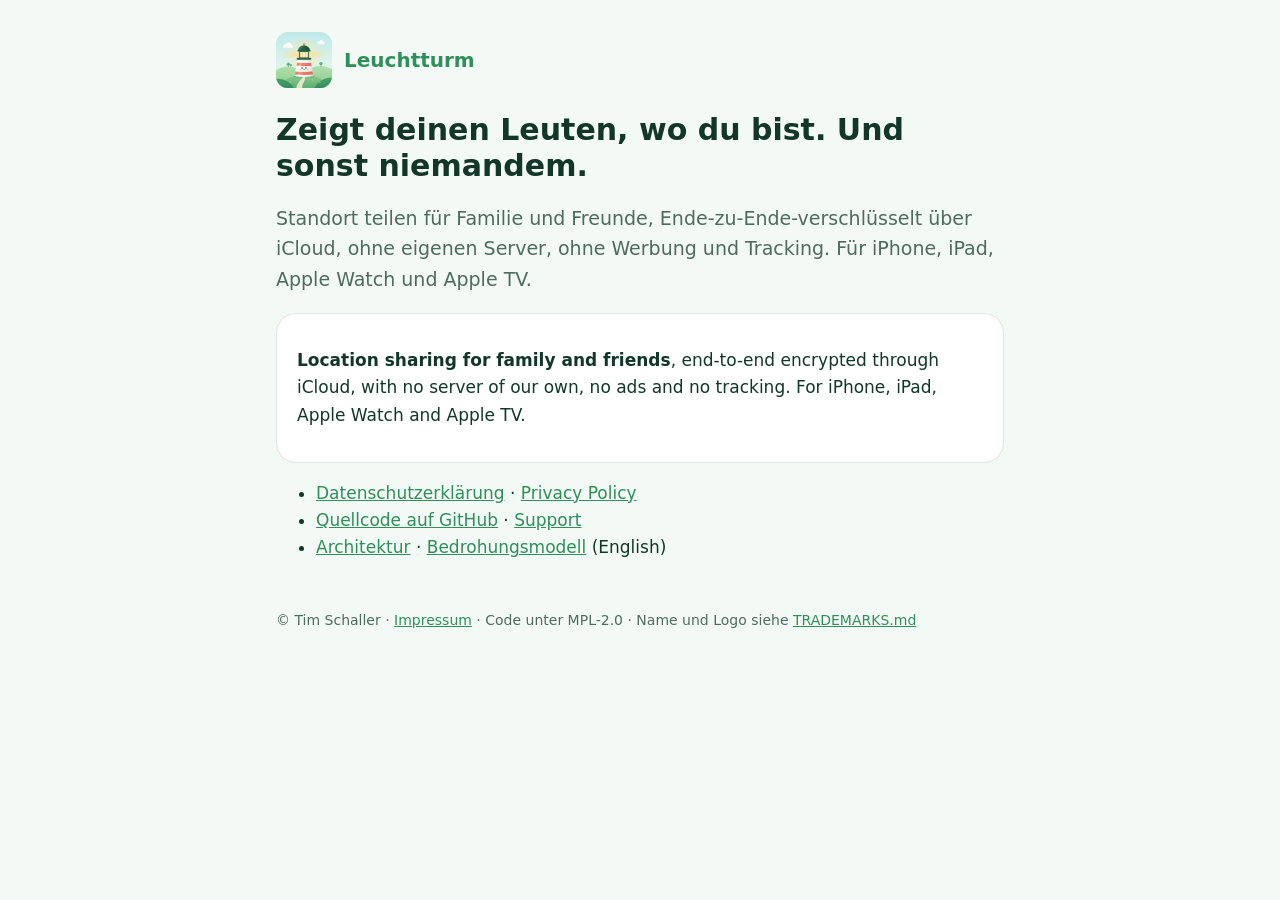
<file: docs/index.html>
<!doctype html>
<html lang="de">
<head>
  <meta charset="utf-8">
  <meta name="viewport" content="width=device-width, initial-scale=1">
  <title>Leuchtturm</title>
  <link rel="icon" href="assets/icon.svg">
  <link rel="stylesheet" href="assets/page.css">
</head>
<body>
<main>
  <header>
    <img src="assets/icon.svg" alt="" width="56" height="56">
    <a href="./">Leuchtturm</a>
  </header>
  <h1>Zeigt deinen Leuten, wo du bist. Und sonst niemandem.</h1>
  <p class="lead">Standort teilen für Familie und Freunde, Ende-zu-Ende-verschlüsselt über iCloud, ohne eigenen Server, ohne Werbung und Tracking. Für iPhone, iPad, Apple Watch und Apple TV.</p>
  <div class="box">
    <p lang="en"><strong>Location sharing for family and friends</strong>, end-to-end encrypted through iCloud, with no server of our own, no ads and no tracking. For iPhone, iPad, Apple Watch and Apple TV.</p>
  </div>
  <ul>
    <li><a href="privacy/">Datenschutzerklärung</a> · <a href="privacy/en.html" lang="en">Privacy Policy</a></li>
    <li><a href="https://github.com/Tim-Schaller/Leuchtturm">Quellcode auf GitHub</a> · <a href="https://github.com/Tim-Schaller/Leuchtturm/issues" lang="en">Support</a></li>
    <li><a href="https://github.com/Tim-Schaller/Leuchtturm/blob/main/docs/ARCHITECTURE.md">Architektur</a> · <a href="https://github.com/Tim-Schaller/Leuchtturm/blob/main/docs/THREAT_MODEL.md">Bedrohungsmodell</a> (English)</li>
  </ul>
  <footer>© Tim Schaller · <a href="https://www.timschaller.de/impressum/">Impressum</a> · Code unter MPL-2.0 · Name und Logo siehe <a href="https://github.com/Tim-Schaller/Leuchtturm/blob/main/TRADEMARKS.md">TRADEMARKS.md</a></footer>
</main>
</body>
</html>
</file>
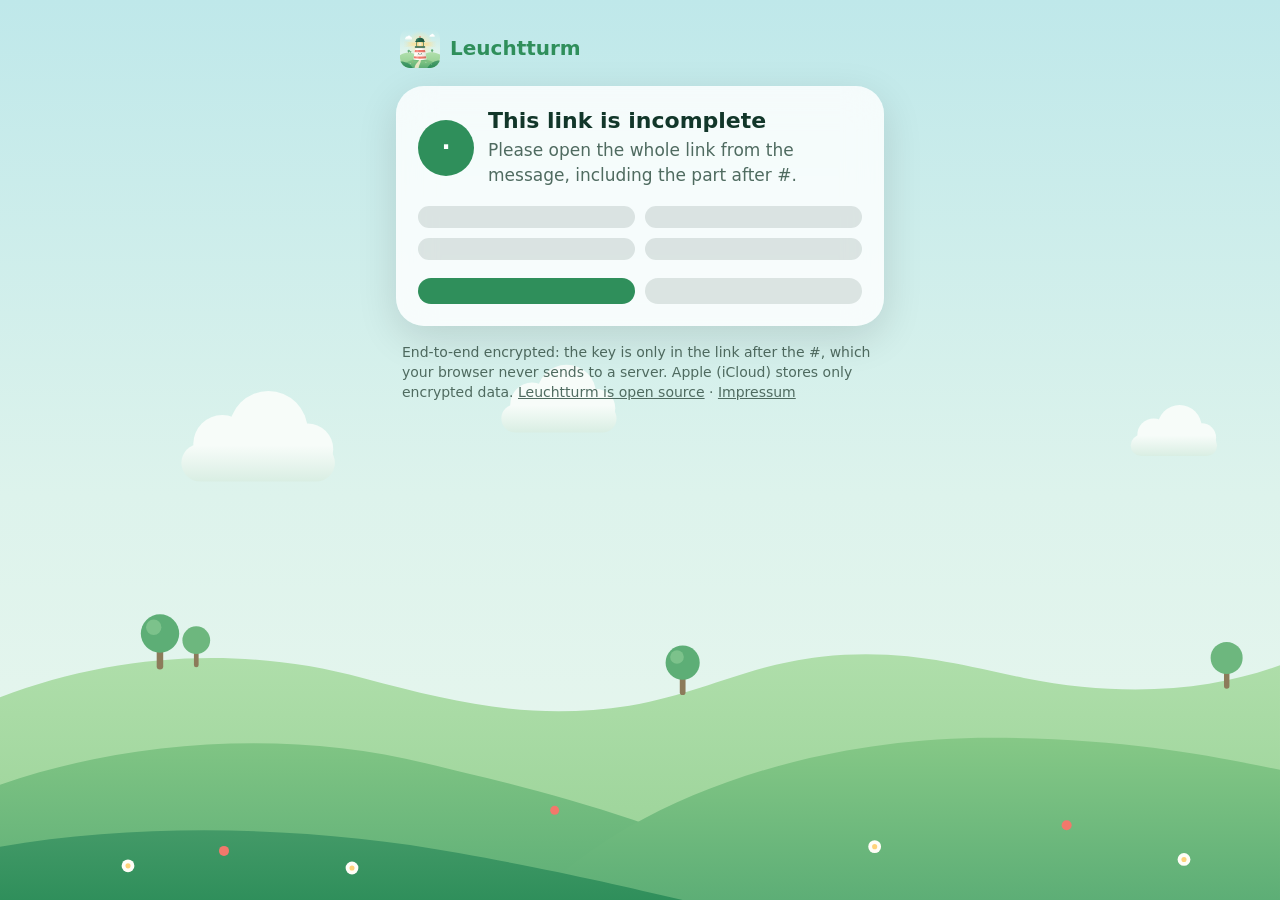
<file: docs/live/index.html>
<!doctype html>
<html lang="de">
<head>
  <meta charset="utf-8">
  <meta name="viewport" content="width=device-width, initial-scale=1, viewport-fit=cover">
  <meta name="referrer" content="no-referrer">
  <meta name="robots" content="noindex, nofollow">
  <meta http-equiv="Content-Security-Policy" content="default-src 'none'; base-uri 'none'; form-action 'none'; script-src 'self' https://cdn.apple-mapkit.com; connect-src https://api.apple-cloudkit.com https://*.apple-mapkit.com https://*.apple.com; img-src 'self' data: blob: https://*.apple-mapkit.com https://*.apple.com; style-src 'self' 'unsafe-inline'; font-src https://*.apple-mapkit.com; worker-src blob:">
  <title>Leuchtturm · Live</title>
  <link rel="icon" href="../assets/icon.svg">
  <link rel="stylesheet" href="live.css">
</head>
<body>
  <main>
    <header>
      <img src="../assets/icon.svg" alt="" width="40" height="40">
      <span>Leuchtturm</span>
    </header>
    <section class="card" aria-live="polite">
      <div class="person">
        <div class="avatar" id="avatar" aria-hidden="true">·</div>
        <div>
          <h1 id="title">Einen Moment …</h1>
          <p id="subtitle"></p>
        </div>
      </div>
      <div id="map" hidden></div>
      <dl id="facts" hidden>
        <div><dt id="updated-label"></dt><dd id="updated"></dd></div>
        <div><dt id="accuracy-label"></dt><dd id="accuracy"></dd></div>
        <div id="battery-row"><dt id="battery-label"></dt><dd id="battery"></dd></div>
        <div><dt id="expires-label"></dt><dd id="expires"></dd></div>
      </dl>
      <div class="actions" id="actions" hidden>
        <a id="open" class="button primary" rel="noopener noreferrer" target="_blank"></a>
        <a id="route" class="button" rel="noopener noreferrer" target="_blank"></a>
      </div>
    </section>
    <p class="note" id="note"></p>
  </main>
  <script type="module" src="live.js"></script>
</body>
</html>
</file>
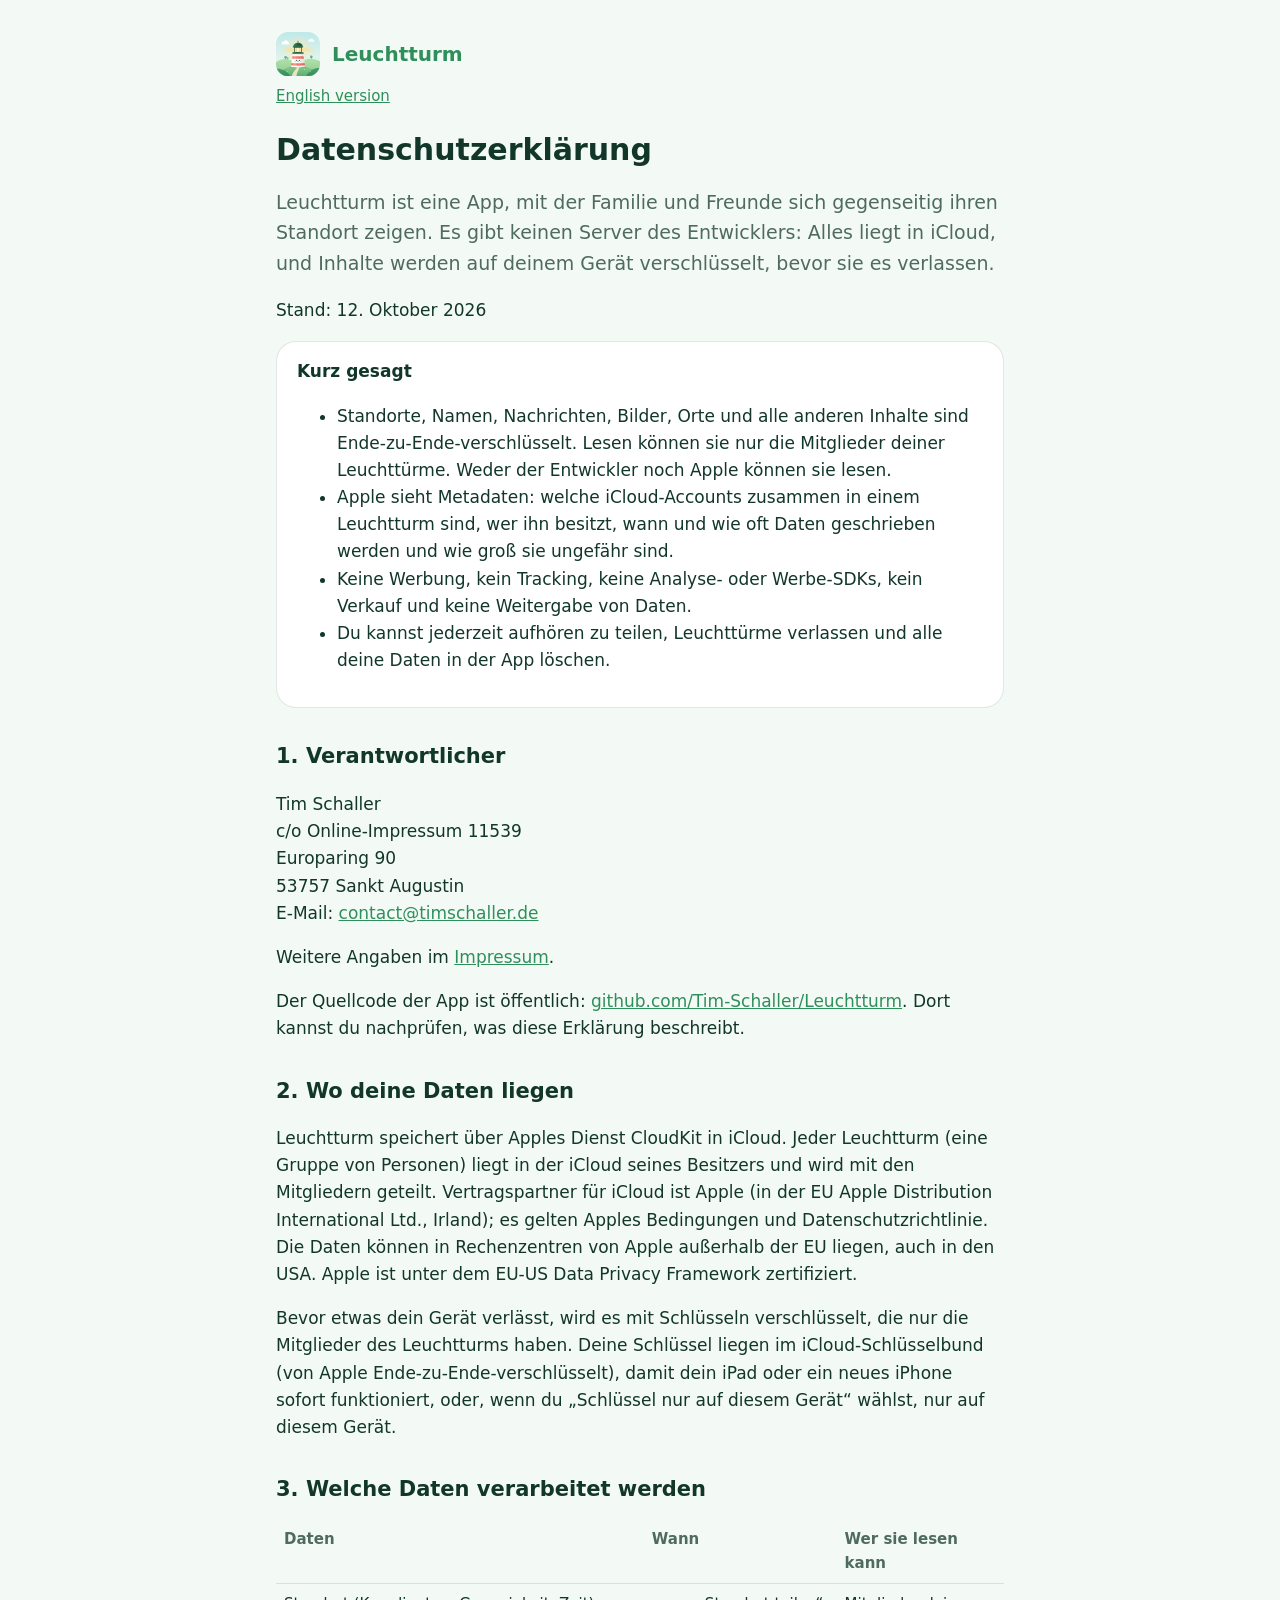
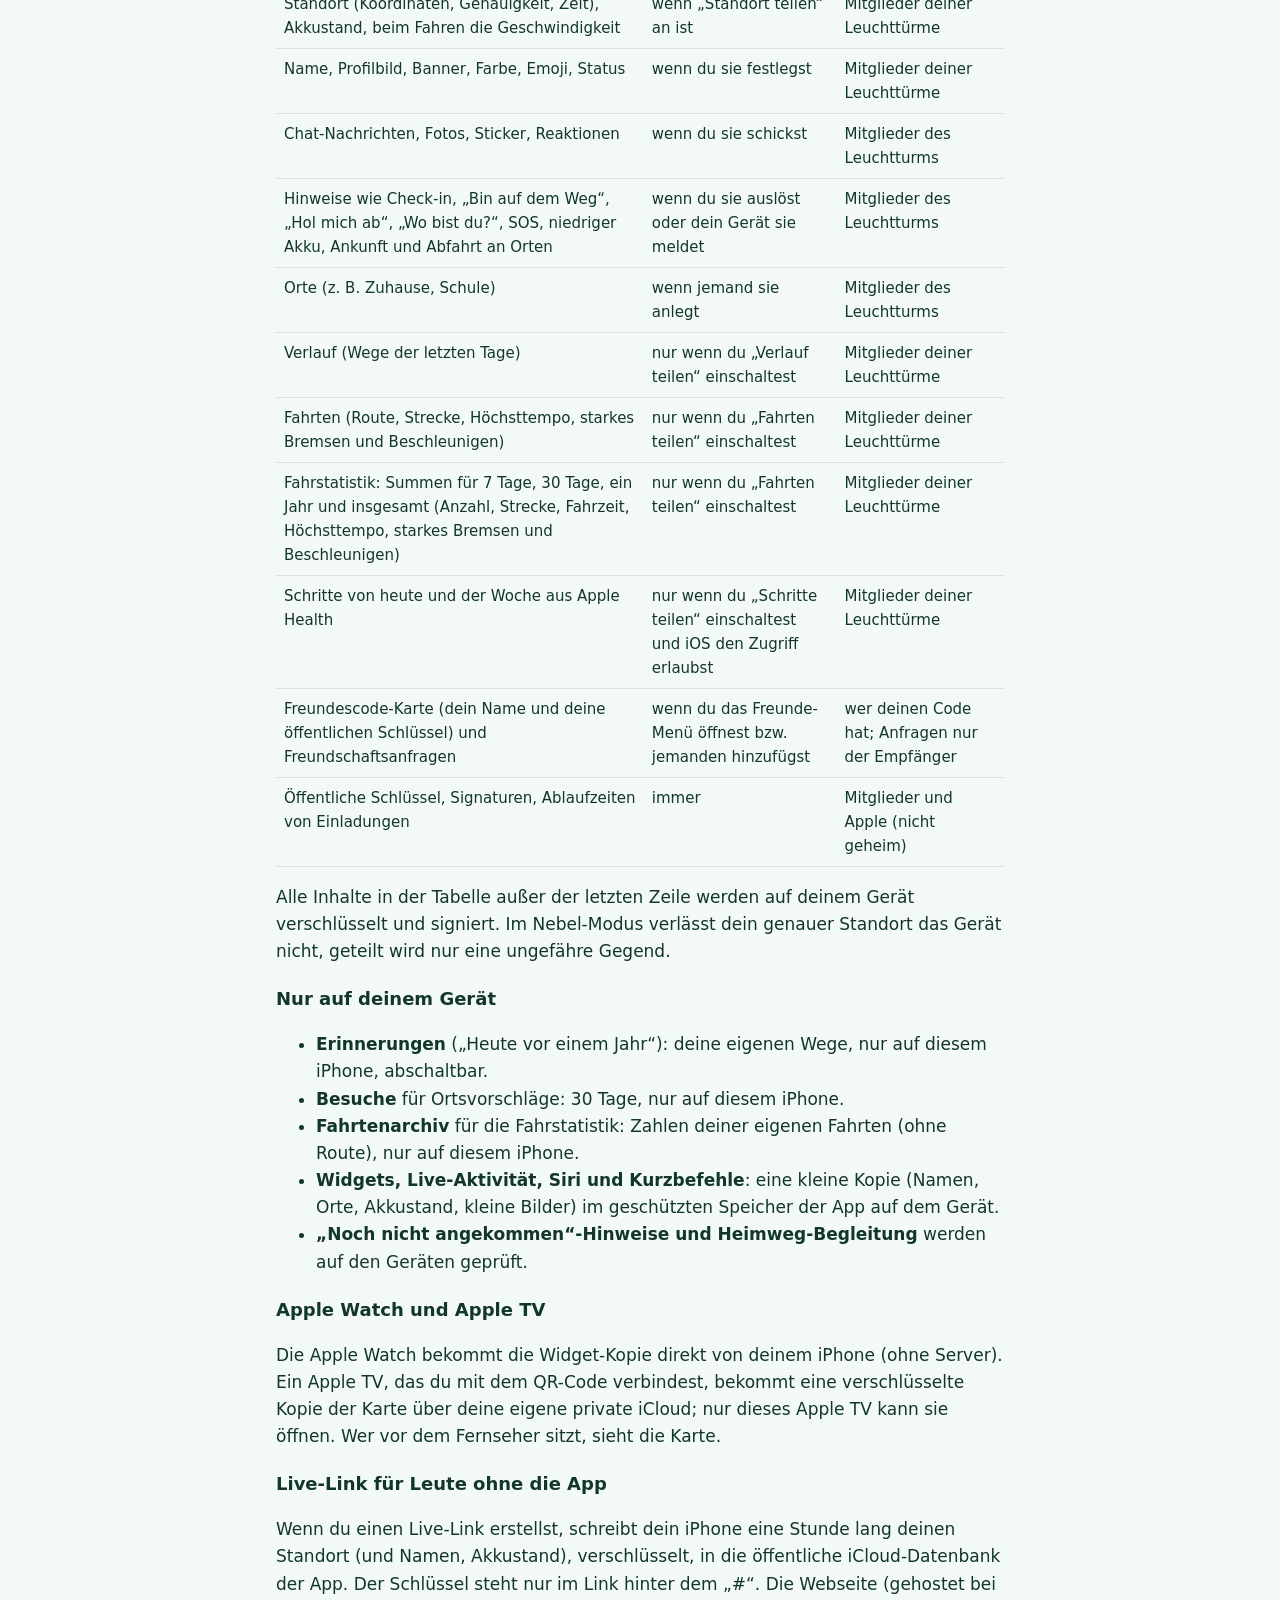
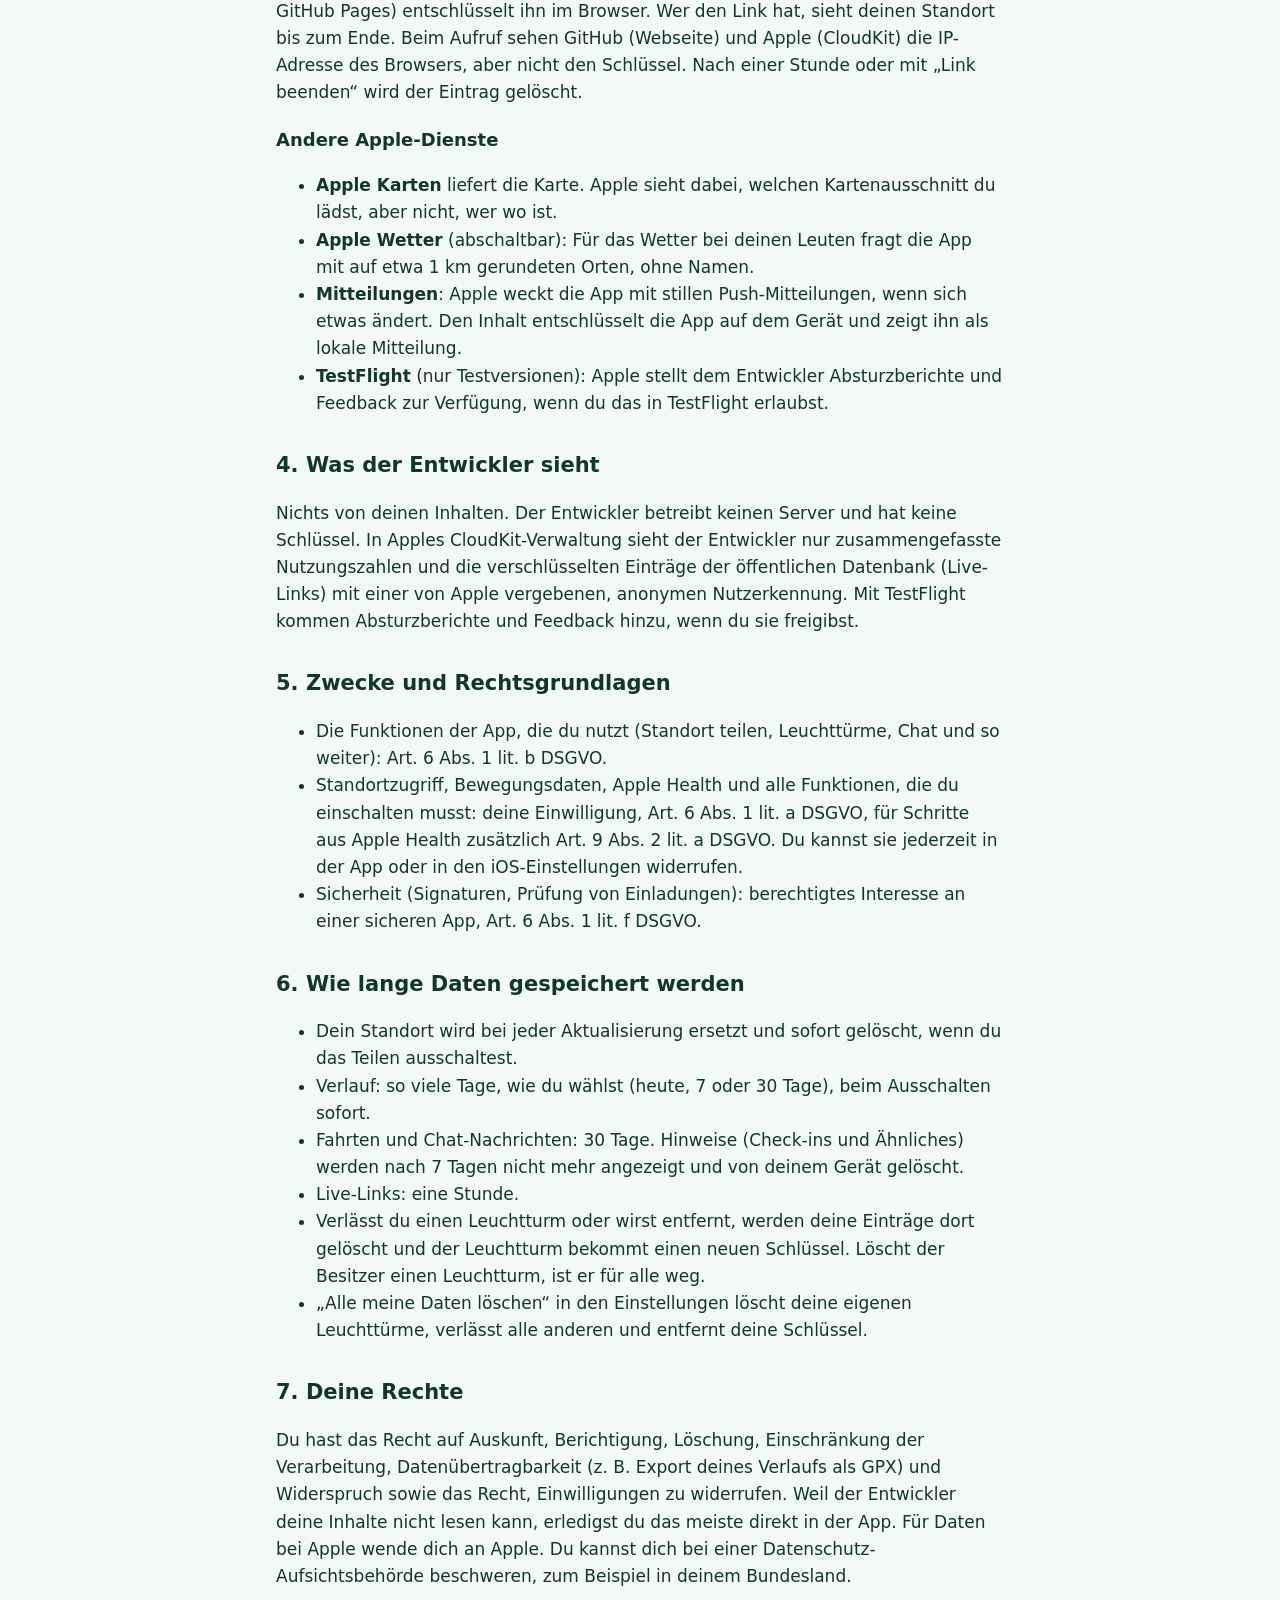
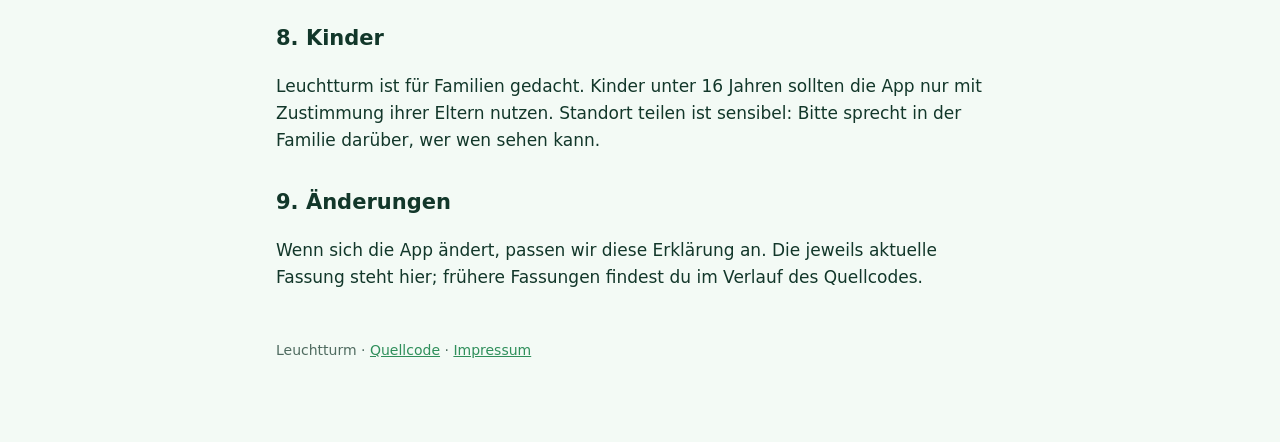
<file: docs/privacy/index.html>
<!doctype html>
<html lang="de">
<head>
  <meta charset="utf-8">
  <meta name="viewport" content="width=device-width, initial-scale=1">
  <meta name="referrer" content="no-referrer">
  <title>Datenschutz · Leuchtturm</title>
  <link rel="icon" href="../assets/icon.svg">
  <link rel="stylesheet" href="../assets/page.css">
</head>
<body>
<main>
  <header>
    <img src="../assets/icon.svg" alt="" width="44" height="44">
    <a href="../">Leuchtturm</a>
  </header>
  <nav><a href="en.html" hreflang="en" lang="en">English version</a></nav>

  <h1>Datenschutzerklärung</h1>
  <p class="lead">Leuchtturm ist eine App, mit der Familie und Freunde sich gegenseitig ihren Standort zeigen. Es gibt keinen Server des Entwicklers: Alles liegt in iCloud, und Inhalte werden auf deinem Gerät verschlüsselt, bevor sie es verlassen.</p>
  <p>Stand: 12. Oktober 2026</p>

  <div class="box">
    <strong>Kurz gesagt</strong>
    <ul>
      <li>Standorte, Namen, Nachrichten, Bilder, Orte und alle anderen Inhalte sind Ende-zu-Ende-verschlüsselt. Lesen können sie nur die Mitglieder deiner Leuchttürme. Weder der Entwickler noch Apple können sie lesen.</li>
      <li>Apple sieht Metadaten: welche iCloud-Accounts zusammen in einem Leuchtturm sind, wer ihn besitzt, wann und wie oft Daten geschrieben werden und wie groß sie ungefähr sind.</li>
      <li>Keine Werbung, kein Tracking, keine Analyse- oder Werbe-SDKs, kein Verkauf und keine Weitergabe von Daten.</li>
      <li>Du kannst jederzeit aufhören zu teilen, Leuchttürme verlassen und alle deine Daten in der App löschen.</li>
    </ul>
  </div>

  <h2>1. Verantwortlicher</h2>
  <p>Tim Schaller<br>
    c/o Online-Impressum 11539<br>
    Europaring 90<br>
    53757 Sankt Augustin<br>
    E-Mail: <a href="mailto:contact@timschaller.de">contact@timschaller.de</a></p>
  <p>Weitere Angaben im <a href="https://www.timschaller.de/impressum/">Impressum</a>.</p>
  <p>Der Quellcode der App ist öffentlich: <a href="https://github.com/Tim-Schaller/Leuchtturm">github.com/Tim-Schaller/Leuchtturm</a>. Dort kannst du nachprüfen, was diese Erklärung beschreibt.</p>

  <h2>2. Wo deine Daten liegen</h2>
  <p>Leuchtturm speichert über Apples Dienst CloudKit in iCloud. Jeder Leuchtturm (eine Gruppe von Personen) liegt in der iCloud seines Besitzers und wird mit den Mitgliedern geteilt. Vertragspartner für iCloud ist Apple (in der EU Apple Distribution International Ltd., Irland); es gelten Apples Bedingungen und Datenschutzrichtlinie. Die Daten können in Rechenzentren von Apple außerhalb der EU liegen, auch in den USA. Apple ist unter dem EU-US Data Privacy Framework zertifiziert.</p>
  <p>Bevor etwas dein Gerät verlässt, wird es mit Schlüsseln verschlüsselt, die nur die Mitglieder des Leuchtturms haben. Deine Schlüssel liegen im iCloud-Schlüsselbund (von Apple Ende-zu-Ende-verschlüsselt), damit dein iPad oder ein neues iPhone sofort funktioniert, oder, wenn du „Schlüssel nur auf diesem Gerät“ wählst, nur auf diesem Gerät.</p>

  <h2>3. Welche Daten verarbeitet werden</h2>
  <table>
    <tr><th>Daten</th><th>Wann</th><th>Wer sie lesen kann</th></tr>
    <tr><td>Standort (Koordinaten, Genauigkeit, Zeit), Akkustand, beim Fahren die Geschwindigkeit</td><td>wenn „Standort teilen“ an ist</td><td>Mitglieder deiner Leuchttürme</td></tr>
    <tr><td>Name, Profilbild, Banner, Farbe, Emoji, Status</td><td>wenn du sie festlegst</td><td>Mitglieder deiner Leuchttürme</td></tr>
    <tr><td>Chat-Nachrichten, Fotos, Sticker, Reaktionen</td><td>wenn du sie schickst</td><td>Mitglieder des Leuchtturms</td></tr>
    <tr><td>Hinweise wie Check-in, „Bin auf dem Weg“, „Hol mich ab“, „Wo bist du?“, SOS, niedriger Akku, Ankunft und Abfahrt an Orten</td><td>wenn du sie auslöst oder dein Gerät sie meldet</td><td>Mitglieder des Leuchtturms</td></tr>
    <tr><td>Orte (z. B. Zuhause, Schule)</td><td>wenn jemand sie anlegt</td><td>Mitglieder des Leuchtturms</td></tr>
    <tr><td>Verlauf (Wege der letzten Tage)</td><td>nur wenn du „Verlauf teilen“ einschaltest</td><td>Mitglieder deiner Leuchttürme</td></tr>
    <tr><td>Fahrten (Route, Strecke, Höchsttempo, starkes Bremsen und Beschleunigen)</td><td>nur wenn du „Fahrten teilen“ einschaltest</td><td>Mitglieder deiner Leuchttürme</td></tr>
    <tr><td>Fahrstatistik: Summen für 7 Tage, 30 Tage, ein Jahr und insgesamt (Anzahl, Strecke, Fahrzeit, Höchsttempo, starkes Bremsen und Beschleunigen)</td><td>nur wenn du „Fahrten teilen“ einschaltest</td><td>Mitglieder deiner Leuchttürme</td></tr>
    <tr><td>Schritte von heute und der Woche aus Apple Health</td><td>nur wenn du „Schritte teilen“ einschaltest und iOS den Zugriff erlaubst</td><td>Mitglieder deiner Leuchttürme</td></tr>
    <tr><td>Freundescode-Karte (dein Name und deine öffentlichen Schlüssel) und Freundschaftsanfragen</td><td>wenn du das Freunde-Menü öffnest bzw. jemanden hinzufügst</td><td>wer deinen Code hat; Anfragen nur der Empfänger</td></tr>
    <tr><td>Öffentliche Schlüssel, Signaturen, Ablaufzeiten von Einladungen</td><td>immer</td><td>Mitglieder und Apple (nicht geheim)</td></tr>
  </table>
  <p>Alle Inhalte in der Tabelle außer der letzten Zeile werden auf deinem Gerät verschlüsselt und signiert. Im Nebel-Modus verlässt dein genauer Standort das Gerät nicht, geteilt wird nur eine ungefähre Gegend.</p>

  <h3>Nur auf deinem Gerät</h3>
  <ul>
    <li><strong>Erinnerungen</strong> („Heute vor einem Jahr“): deine eigenen Wege, nur auf diesem iPhone, abschaltbar.</li>
    <li><strong>Besuche</strong> für Ortsvorschläge: 30 Tage, nur auf diesem iPhone.</li>
    <li><strong>Fahrtenarchiv</strong> für die Fahrstatistik: Zahlen deiner eigenen Fahrten (ohne Route), nur auf diesem iPhone.</li>
    <li><strong>Widgets, Live-Aktivität, Siri und Kurzbefehle</strong>: eine kleine Kopie (Namen, Orte, Akkustand, kleine Bilder) im geschützten Speicher der App auf dem Gerät.</li>
    <li><strong>„Noch nicht angekommen“-Hinweise und Heimweg-Begleitung</strong> werden auf den Geräten geprüft.</li>
  </ul>

  <h3>Apple Watch und Apple TV</h3>
  <p>Die Apple Watch bekommt die Widget-Kopie direkt von deinem iPhone (ohne Server). Ein Apple TV, das du mit dem QR-Code verbindest, bekommt eine verschlüsselte Kopie der Karte über deine eigene private iCloud; nur dieses Apple TV kann sie öffnen. Wer vor dem Fernseher sitzt, sieht die Karte.</p>

  <h3>Live-Link für Leute ohne die App</h3>
  <p>Wenn du einen Live-Link erstellst, schreibt dein iPhone eine Stunde lang deinen Standort (und Namen, Akkustand), verschlüsselt, in die öffentliche iCloud-Datenbank der App. Der Schlüssel steht nur im Link hinter dem „#“. Die Webseite (gehostet bei GitHub Pages) entschlüsselt ihn im Browser. Wer den Link hat, sieht deinen Standort bis zum Ende. Beim Aufruf sehen GitHub (Webseite) und Apple (CloudKit) die IP-Adresse des Browsers, aber nicht den Schlüssel. Nach einer Stunde oder mit „Link beenden“ wird der Eintrag gelöscht.</p>

  <h3>Andere Apple-Dienste</h3>
  <ul>
    <li><strong>Apple Karten</strong> liefert die Karte. Apple sieht dabei, welchen Kartenausschnitt du lädst, aber nicht, wer wo ist.</li>
    <li><strong>Apple Wetter</strong> (abschaltbar): Für das Wetter bei deinen Leuten fragt die App mit auf etwa 1 km gerundeten Orten, ohne Namen.</li>
    <li><strong>Mitteilungen</strong>: Apple weckt die App mit stillen Push-Mitteilungen, wenn sich etwas ändert. Den Inhalt entschlüsselt die App auf dem Gerät und zeigt ihn als lokale Mitteilung.</li>
    <li><strong>TestFlight</strong> (nur Testversionen): Apple stellt dem Entwickler Absturzberichte und Feedback zur Verfügung, wenn du das in TestFlight erlaubst.</li>
  </ul>

  <h2>4. Was der Entwickler sieht</h2>
  <p>Nichts von deinen Inhalten. Der Entwickler betreibt keinen Server und hat keine Schlüssel. In Apples CloudKit-Verwaltung sieht der Entwickler nur zusammengefasste Nutzungszahlen und die verschlüsselten Einträge der öffentlichen Datenbank (Live-Links) mit einer von Apple vergebenen, anonymen Nutzerkennung. Mit TestFlight kommen Absturzberichte und Feedback hinzu, wenn du sie freigibst.</p>

  <h2>5. Zwecke und Rechtsgrundlagen</h2>
  <ul>
    <li>Die Funktionen der App, die du nutzt (Standort teilen, Leuchttürme, Chat und so weiter): Art. 6 Abs. 1 lit. b DSGVO.</li>
    <li>Standortzugriff, Bewegungsdaten, Apple Health und alle Funktionen, die du einschalten musst: deine Einwilligung, Art. 6 Abs. 1 lit. a DSGVO, für Schritte aus Apple Health zusätzlich Art. 9 Abs. 2 lit. a DSGVO. Du kannst sie jederzeit in der App oder in den iOS-Einstellungen widerrufen.</li>
    <li>Sicherheit (Signaturen, Prüfung von Einladungen): berechtigtes Interesse an einer sicheren App, Art. 6 Abs. 1 lit. f DSGVO.</li>
  </ul>

  <h2>6. Wie lange Daten gespeichert werden</h2>
  <ul>
    <li>Dein Standort wird bei jeder Aktualisierung ersetzt und sofort gelöscht, wenn du das Teilen ausschaltest.</li>
    <li>Verlauf: so viele Tage, wie du wählst (heute, 7 oder 30 Tage), beim Ausschalten sofort.</li>
    <li>Fahrten und Chat-Nachrichten: 30 Tage. Hinweise (Check-ins und Ähnliches) werden nach 7 Tagen nicht mehr angezeigt und von deinem Gerät gelöscht.</li>
    <li>Live-Links: eine Stunde.</li>
    <li>Verlässt du einen Leuchtturm oder wirst entfernt, werden deine Einträge dort gelöscht und der Leuchtturm bekommt einen neuen Schlüssel. Löscht der Besitzer einen Leuchtturm, ist er für alle weg.</li>
    <li>„Alle meine Daten löschen“ in den Einstellungen löscht deine eigenen Leuchttürme, verlässt alle anderen und entfernt deine Schlüssel.</li>
  </ul>

  <h2>7. Deine Rechte</h2>
  <p>Du hast das Recht auf Auskunft, Berichtigung, Löschung, Einschränkung der Verarbeitung, Datenübertragbarkeit (z. B. Export deines Verlaufs als GPX) und Widerspruch sowie das Recht, Einwilligungen zu widerrufen. Weil der Entwickler deine Inhalte nicht lesen kann, erledigst du das meiste direkt in der App. Für Daten bei Apple wende dich an Apple. Du kannst dich bei einer Datenschutz-Aufsichtsbehörde beschweren, zum Beispiel in deinem Bundesland.</p>

  <h2>8. Kinder</h2>
  <p>Leuchtturm ist für Familien gedacht. Kinder unter 16 Jahren sollten die App nur mit Zustimmung ihrer Eltern nutzen. Standort teilen ist sensibel: Bitte sprecht in der Familie darüber, wer wen sehen kann.</p>

  <h2>9. Änderungen</h2>
  <p>Wenn sich die App ändert, passen wir diese Erklärung an. Die jeweils aktuelle Fassung steht hier; frühere Fassungen findest du im Verlauf des Quellcodes.</p>

  <footer>Leuchtturm · <a href="https://github.com/Tim-Schaller/Leuchtturm">Quellcode</a> · <a href="https://www.timschaller.de/impressum/">Impressum</a></footer>
</main>
</body>
</html>
</file>
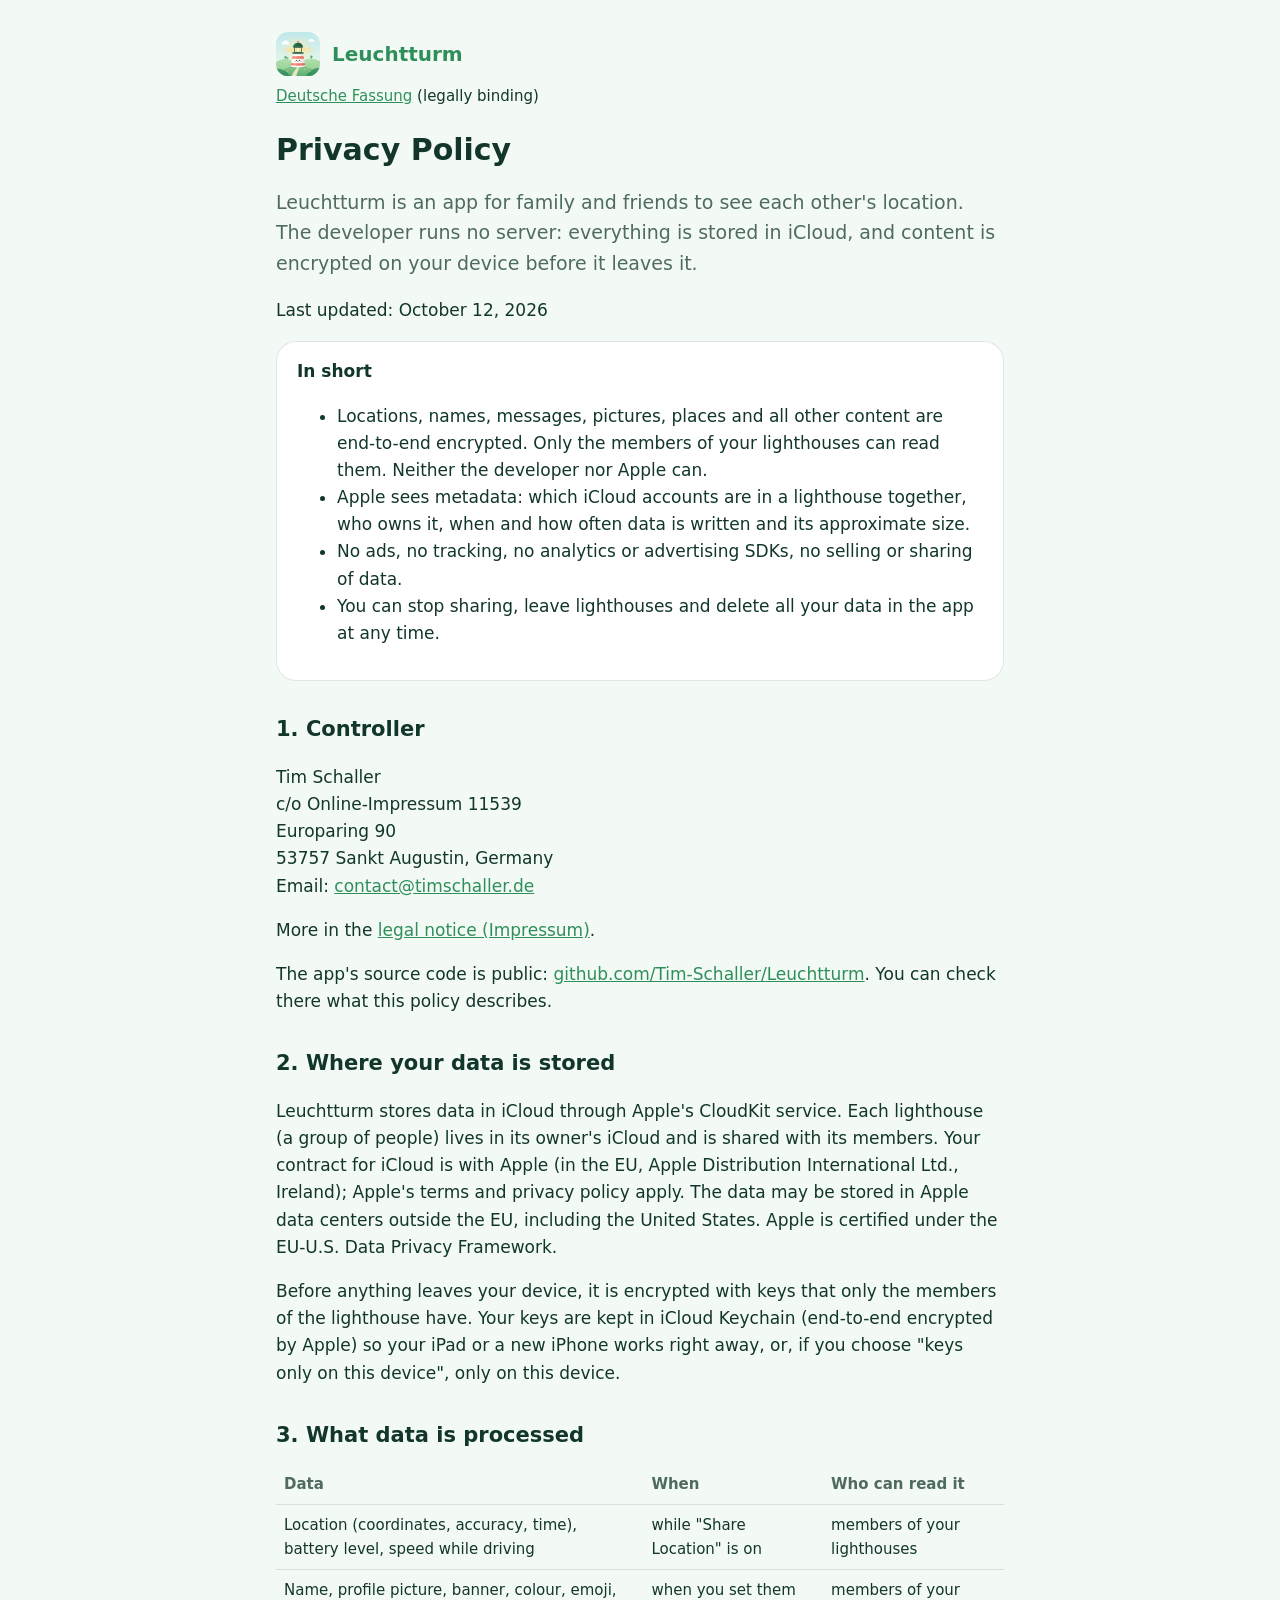
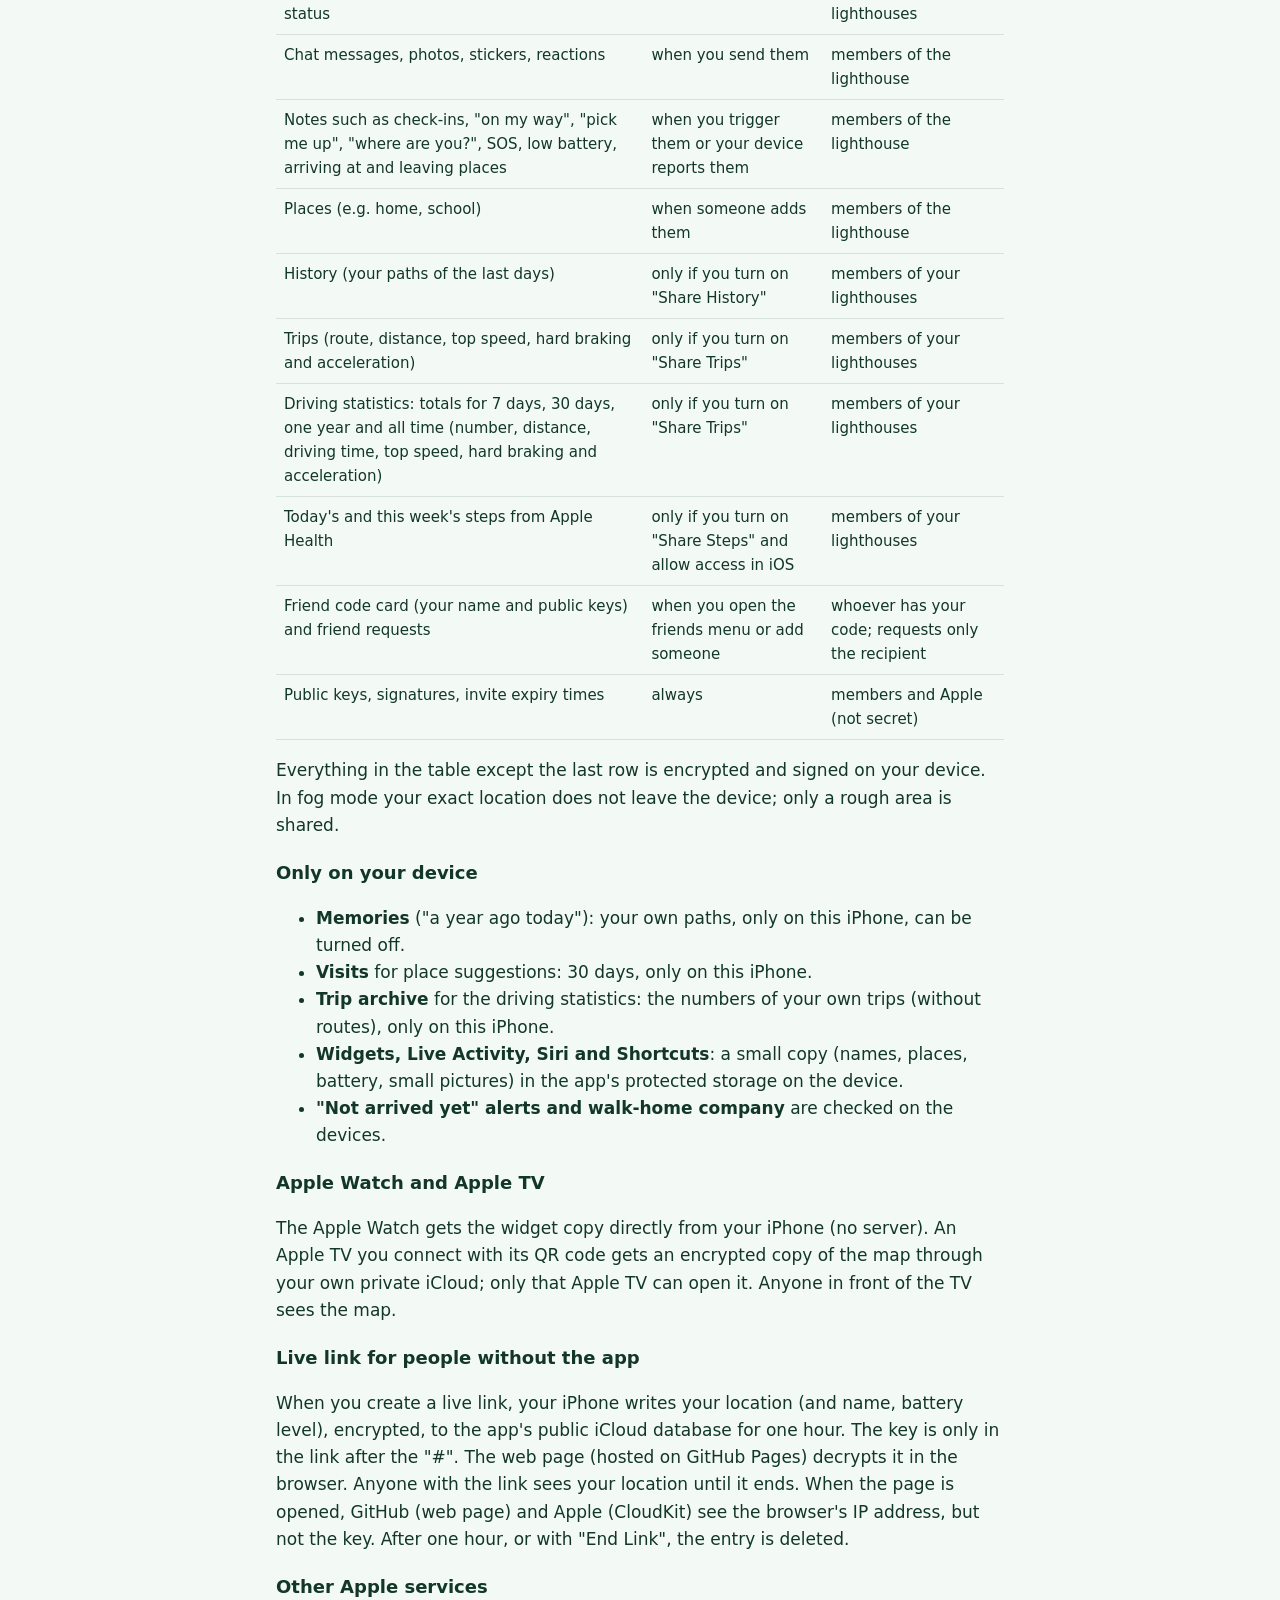
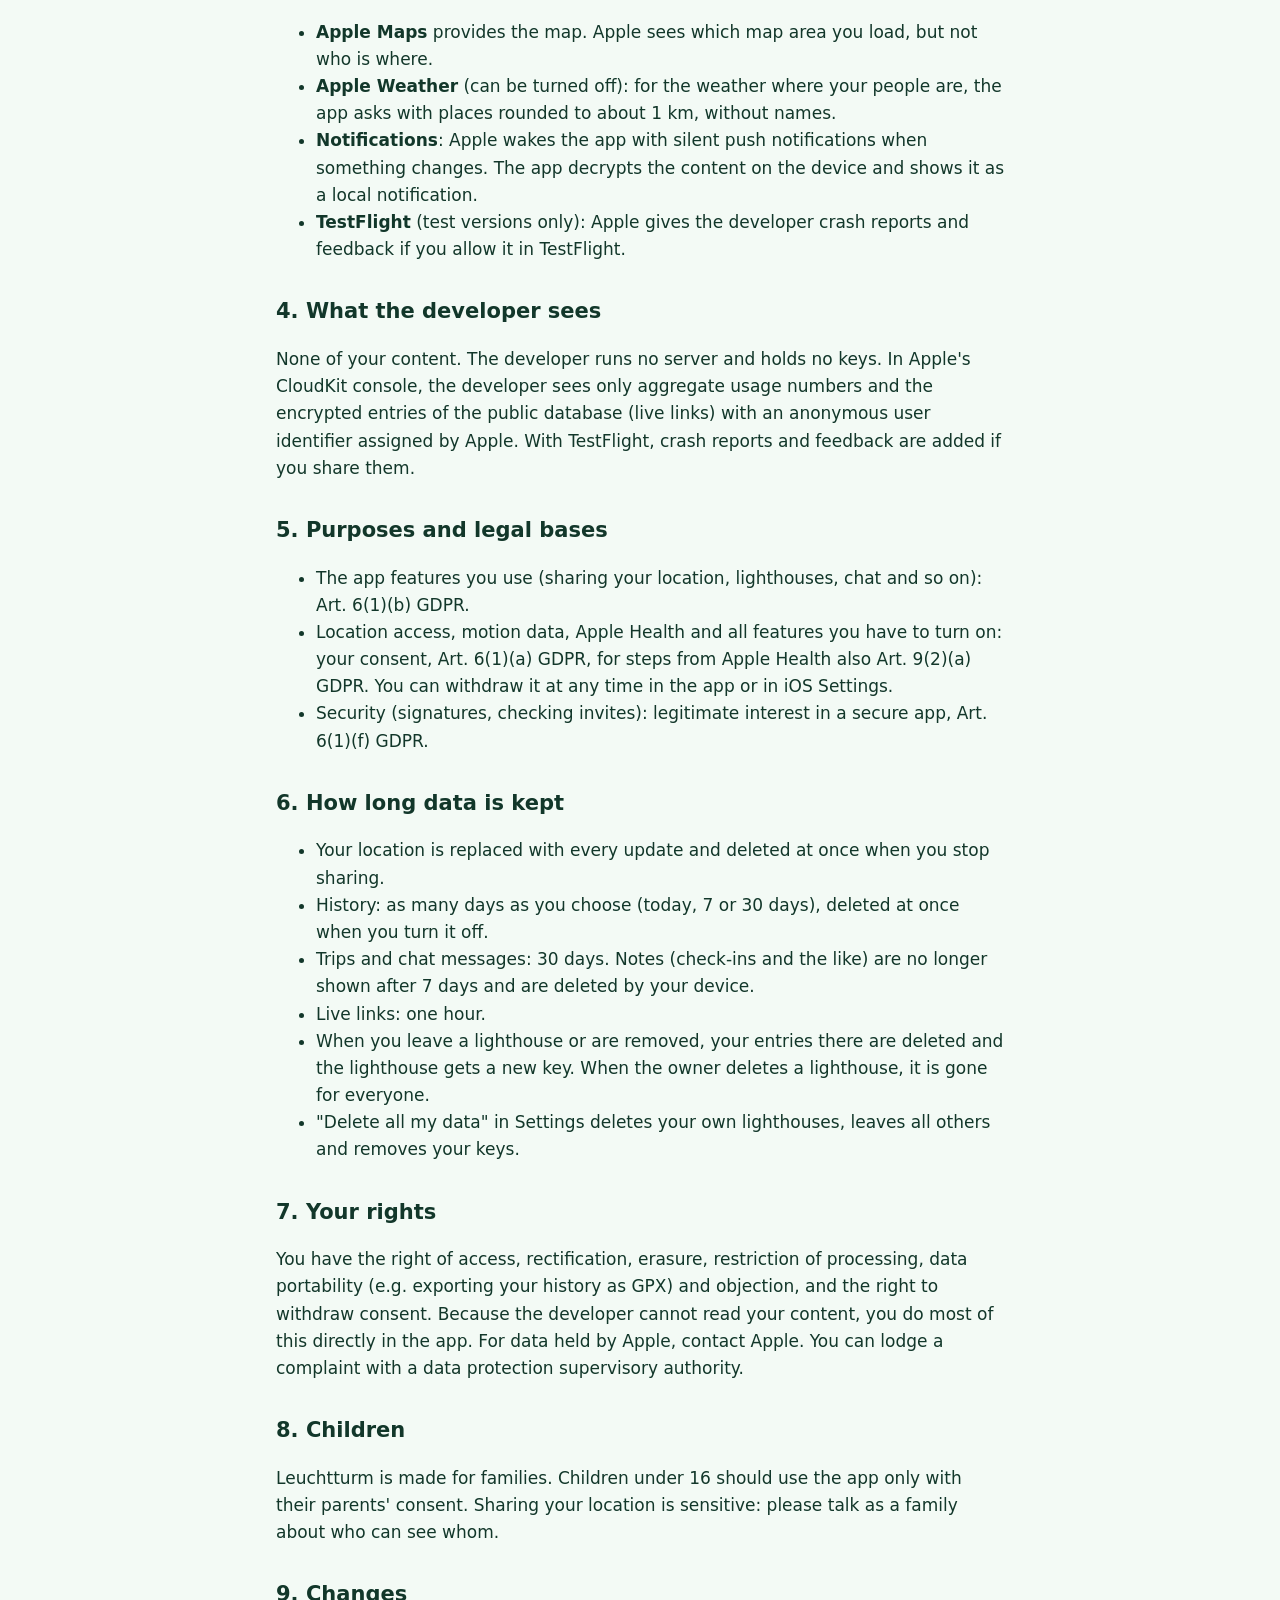
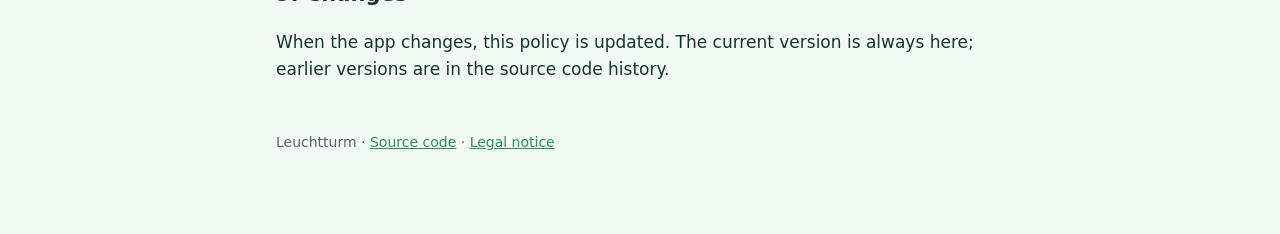
<file: docs/privacy/en.html>
<!doctype html>
<html lang="en">
<head>
  <meta charset="utf-8">
  <meta name="viewport" content="width=device-width, initial-scale=1">
  <meta name="referrer" content="no-referrer">
  <title>Privacy · Leuchtturm</title>
  <link rel="icon" href="../assets/icon.svg">
  <link rel="stylesheet" href="../assets/page.css">
</head>
<body>
<main>
  <header>
    <img src="../assets/icon.svg" alt="" width="44" height="44">
    <a href="../">Leuchtturm</a>
  </header>
  <nav><a href="./" hreflang="de" lang="de">Deutsche Fassung</a> (legally binding)</nav>

  <h1>Privacy Policy</h1>
  <p class="lead">Leuchtturm is an app for family and friends to see each other's location. The developer runs no server: everything is stored in iCloud, and content is encrypted on your device before it leaves it.</p>
  <p>Last updated: October 12, 2026</p>

  <div class="box">
    <strong>In short</strong>
    <ul>
      <li>Locations, names, messages, pictures, places and all other content are end-to-end encrypted. Only the members of your lighthouses can read them. Neither the developer nor Apple can.</li>
      <li>Apple sees metadata: which iCloud accounts are in a lighthouse together, who owns it, when and how often data is written and its approximate size.</li>
      <li>No ads, no tracking, no analytics or advertising SDKs, no selling or sharing of data.</li>
      <li>You can stop sharing, leave lighthouses and delete all your data in the app at any time.</li>
    </ul>
  </div>

  <h2>1. Controller</h2>
  <p>Tim Schaller<br>
    c/o Online-Impressum 11539<br>
    Europaring 90<br>
    53757 Sankt Augustin, Germany<br>
    Email: <a href="mailto:contact@timschaller.de">contact@timschaller.de</a></p>
  <p>More in the <a href="https://www.timschaller.de/impressum/">legal notice (Impressum)</a>.</p>
  <p>The app's source code is public: <a href="https://github.com/Tim-Schaller/Leuchtturm">github.com/Tim-Schaller/Leuchtturm</a>. You can check there what this policy describes.</p>

  <h2>2. Where your data is stored</h2>
  <p>Leuchtturm stores data in iCloud through Apple's CloudKit service. Each lighthouse (a group of people) lives in its owner's iCloud and is shared with its members. Your contract for iCloud is with Apple (in the EU, Apple Distribution International Ltd., Ireland); Apple's terms and privacy policy apply. The data may be stored in Apple data centers outside the EU, including the United States. Apple is certified under the EU-U.S. Data Privacy Framework.</p>
  <p>Before anything leaves your device, it is encrypted with keys that only the members of the lighthouse have. Your keys are kept in iCloud Keychain (end-to-end encrypted by Apple) so your iPad or a new iPhone works right away, or, if you choose "keys only on this device", only on this device.</p>

  <h2>3. What data is processed</h2>
  <table>
    <tr><th>Data</th><th>When</th><th>Who can read it</th></tr>
    <tr><td>Location (coordinates, accuracy, time), battery level, speed while driving</td><td>while "Share Location" is on</td><td>members of your lighthouses</td></tr>
    <tr><td>Name, profile picture, banner, colour, emoji, status</td><td>when you set them</td><td>members of your lighthouses</td></tr>
    <tr><td>Chat messages, photos, stickers, reactions</td><td>when you send them</td><td>members of the lighthouse</td></tr>
    <tr><td>Notes such as check-ins, "on my way", "pick me up", "where are you?", SOS, low battery, arriving at and leaving places</td><td>when you trigger them or your device reports them</td><td>members of the lighthouse</td></tr>
    <tr><td>Places (e.g. home, school)</td><td>when someone adds them</td><td>members of the lighthouse</td></tr>
    <tr><td>History (your paths of the last days)</td><td>only if you turn on "Share History"</td><td>members of your lighthouses</td></tr>
    <tr><td>Trips (route, distance, top speed, hard braking and acceleration)</td><td>only if you turn on "Share Trips"</td><td>members of your lighthouses</td></tr>
    <tr><td>Driving statistics: totals for 7 days, 30 days, one year and all time (number, distance, driving time, top speed, hard braking and acceleration)</td><td>only if you turn on "Share Trips"</td><td>members of your lighthouses</td></tr>
    <tr><td>Today's and this week's steps from Apple Health</td><td>only if you turn on "Share Steps" and allow access in iOS</td><td>members of your lighthouses</td></tr>
    <tr><td>Friend code card (your name and public keys) and friend requests</td><td>when you open the friends menu or add someone</td><td>whoever has your code; requests only the recipient</td></tr>
    <tr><td>Public keys, signatures, invite expiry times</td><td>always</td><td>members and Apple (not secret)</td></tr>
  </table>
  <p>Everything in the table except the last row is encrypted and signed on your device. In fog mode your exact location does not leave the device; only a rough area is shared.</p>

  <h3>Only on your device</h3>
  <ul>
    <li><strong>Memories</strong> ("a year ago today"): your own paths, only on this iPhone, can be turned off.</li>
    <li><strong>Visits</strong> for place suggestions: 30 days, only on this iPhone.</li>
    <li><strong>Trip archive</strong> for the driving statistics: the numbers of your own trips (without routes), only on this iPhone.</li>
    <li><strong>Widgets, Live Activity, Siri and Shortcuts</strong>: a small copy (names, places, battery, small pictures) in the app's protected storage on the device.</li>
    <li><strong>"Not arrived yet" alerts and walk-home company</strong> are checked on the devices.</li>
  </ul>

  <h3>Apple Watch and Apple TV</h3>
  <p>The Apple Watch gets the widget copy directly from your iPhone (no server). An Apple TV you connect with its QR code gets an encrypted copy of the map through your own private iCloud; only that Apple TV can open it. Anyone in front of the TV sees the map.</p>

  <h3>Live link for people without the app</h3>
  <p>When you create a live link, your iPhone writes your location (and name, battery level), encrypted, to the app's public iCloud database for one hour. The key is only in the link after the "#". The web page (hosted on GitHub Pages) decrypts it in the browser. Anyone with the link sees your location until it ends. When the page is opened, GitHub (web page) and Apple (CloudKit) see the browser's IP address, but not the key. After one hour, or with "End Link", the entry is deleted.</p>

  <h3>Other Apple services</h3>
  <ul>
    <li><strong>Apple Maps</strong> provides the map. Apple sees which map area you load, but not who is where.</li>
    <li><strong>Apple Weather</strong> (can be turned off): for the weather where your people are, the app asks with places rounded to about 1 km, without names.</li>
    <li><strong>Notifications</strong>: Apple wakes the app with silent push notifications when something changes. The app decrypts the content on the device and shows it as a local notification.</li>
    <li><strong>TestFlight</strong> (test versions only): Apple gives the developer crash reports and feedback if you allow it in TestFlight.</li>
  </ul>

  <h2>4. What the developer sees</h2>
  <p>None of your content. The developer runs no server and holds no keys. In Apple's CloudKit console, the developer sees only aggregate usage numbers and the encrypted entries of the public database (live links) with an anonymous user identifier assigned by Apple. With TestFlight, crash reports and feedback are added if you share them.</p>

  <h2>5. Purposes and legal bases</h2>
  <ul>
    <li>The app features you use (sharing your location, lighthouses, chat and so on): Art. 6(1)(b) GDPR.</li>
    <li>Location access, motion data, Apple Health and all features you have to turn on: your consent, Art. 6(1)(a) GDPR, for steps from Apple Health also Art. 9(2)(a) GDPR. You can withdraw it at any time in the app or in iOS Settings.</li>
    <li>Security (signatures, checking invites): legitimate interest in a secure app, Art. 6(1)(f) GDPR.</li>
  </ul>

  <h2>6. How long data is kept</h2>
  <ul>
    <li>Your location is replaced with every update and deleted at once when you stop sharing.</li>
    <li>History: as many days as you choose (today, 7 or 30 days), deleted at once when you turn it off.</li>
    <li>Trips and chat messages: 30 days. Notes (check-ins and the like) are no longer shown after 7 days and are deleted by your device.</li>
    <li>Live links: one hour.</li>
    <li>When you leave a lighthouse or are removed, your entries there are deleted and the lighthouse gets a new key. When the owner deletes a lighthouse, it is gone for everyone.</li>
    <li>"Delete all my data" in Settings deletes your own lighthouses, leaves all others and removes your keys.</li>
  </ul>

  <h2>7. Your rights</h2>
  <p>You have the right of access, rectification, erasure, restriction of processing, data portability (e.g. exporting your history as GPX) and objection, and the right to withdraw consent. Because the developer cannot read your content, you do most of this directly in the app. For data held by Apple, contact Apple. You can lodge a complaint with a data protection supervisory authority.</p>

  <h2>8. Children</h2>
  <p>Leuchtturm is made for families. Children under 16 should use the app only with their parents' consent. Sharing your location is sensitive: please talk as a family about who can see whom.</p>

  <h2>9. Changes</h2>
  <p>When the app changes, this policy is updated. The current version is always here; earlier versions are in the source code history.</p>

  <footer>Leuchtturm · <a href="https://github.com/Tim-Schaller/Leuchtturm">Source code</a> · <a href="https://www.timschaller.de/impressum/">Legal notice</a></footer>
</main>
</body>
</html>
</file>
<file: docs/assets/page.css>
:root {
  color-scheme: light dark;
  --bg: #F3FAF5; --ink: #12372A; --muted: #4F6B60; --green: #2F8F5B; --card: #FFFFFF; --line: rgba(18, 55, 42, 0.12); --note: #FFF6DA;
}
@media (prefers-color-scheme: dark) {
  :root { --bg: #0F2A22; --ink: #E6F4EC; --muted: #9DBFAF; --green: #5FD08F; --card: #16352B; --line: rgba(230, 244, 236, 0.14); --note: #3A3420; }
}
* { box-sizing: border-box; }
body { margin: 0; background: var(--bg); color: var(--ink); font: 17px/1.6 ui-rounded, -apple-system, "SF Pro Rounded", system-ui, sans-serif; }
main { max-width: 760px; margin: 0 auto; padding: 32px 16px 80px; }
header { display: flex; align-items: center; gap: 12px; margin-bottom: 8px; }
header img { border-radius: 12px; }
header a { color: var(--green); font-weight: 700; font-size: 20px; text-decoration: none; }
nav { margin: 0 0 24px; font-size: 15px; }
nav a, main a { color: var(--green); }
h1 { font-size: 30px; line-height: 1.2; margin: 24px 0 8px; }
h2 { font-size: 21px; margin: 32px 0 8px; }
h3 { font-size: 18px; margin: 20px 0 4px; }
.lead { font-size: 19px; color: var(--muted); }
.box { background: var(--card); border: 1px solid var(--line); border-radius: 20px; padding: 16px 20px; margin: 16px 0; }
.todo { background: var(--note); border-radius: 12px; padding: 2px 8px; }
table { width: 100%; border-collapse: collapse; font-size: 15px; margin: 12px 0; }
th, td { text-align: left; vertical-align: top; padding: 8px; border-bottom: 1px solid var(--line); }
th { color: var(--muted); font-weight: 600; }
footer { margin-top: 48px; color: var(--muted); font-size: 14px; }
</file>
<file: docs/live/live.css>
:root {
  color-scheme: light dark;
  --sky: #BFE8EA; --mist: #DDF3EC; --meadow: #EAF7EE;
  --ink: #12372A; --muted: #4F6B60; --card: rgba(255, 255, 255, 0.82); --green: #2F8F5B; --line: rgba(18, 55, 42, 0.12); --on-green: #FFFFFF;
  --hills: url("../assets/hills.svg");
}
@media (prefers-color-scheme: dark) {
  :root {
    --sky: #0E2A33; --mist: #12332E; --meadow: #0F2A22;
    --ink: #E6F4EC; --muted: #9DBFAF; --card: rgba(16, 38, 31, 0.84); --green: #5FD08F; --line: rgba(230, 244, 236, 0.14); --on-green: #0B2A1E;
    --hills: url("../assets/hills-dark.svg");
  }
}
* { box-sizing: border-box; }
html, body { margin: 0; min-height: 100%; }
body {
  font: 17px/1.45 ui-rounded, -apple-system, "SF Pro Rounded", system-ui, sans-serif;
  color: var(--ink);
  background: var(--hills) bottom center / 100% auto no-repeat fixed, linear-gradient(var(--sky), var(--mist) 55%, var(--meadow)) fixed;
  min-height: 100vh;
}
main { max-width: 520px; margin: 0 auto; padding: max(20px, env(safe-area-inset-top)) 16px 120px; }
header { display: flex; align-items: center; gap: 10px; font-weight: 700; font-size: 20px; color: var(--green); margin: 8px 4px 18px; }
header img { border-radius: 10px; }
.card { background: var(--card); backdrop-filter: blur(18px); -webkit-backdrop-filter: blur(18px); border-radius: 28px; padding: 22px; box-shadow: 0 12px 40px rgba(0, 0, 0, 0.12); }
.person { display: flex; gap: 14px; align-items: center; }
.avatar { flex: none; width: 56px; height: 56px; border-radius: 50%; background: var(--green); color: var(--on-green); display: grid; place-items: center; font-weight: 800; font-size: 24px; }
h1 { font-size: 22px; margin: 0; line-height: 1.2; }
#subtitle { margin: 4px 0 0; color: var(--muted); }
#map { height: 280px; border-radius: 20px; overflow: hidden; margin-top: 18px; }
dl { display: grid; grid-template-columns: 1fr 1fr; gap: 10px; margin: 18px 0 0; }
dl div { background: var(--line); border-radius: 16px; padding: 10px 12px; }
dt { font-size: 13px; color: var(--muted); }
dd { margin: 2px 0 0; font-weight: 600; }
.actions { display: flex; gap: 10px; margin-top: 18px; flex-wrap: wrap; }
.button { flex: 1 1 140px; text-align: center; text-decoration: none; padding: 13px 16px; border-radius: 999px; font-weight: 700; color: var(--green); background: var(--line); }
.button.primary { background: var(--green); color: var(--on-green); }
.note { color: var(--muted); font-size: 14px; margin: 16px 6px; }
.note a { color: inherit; }
</file>
